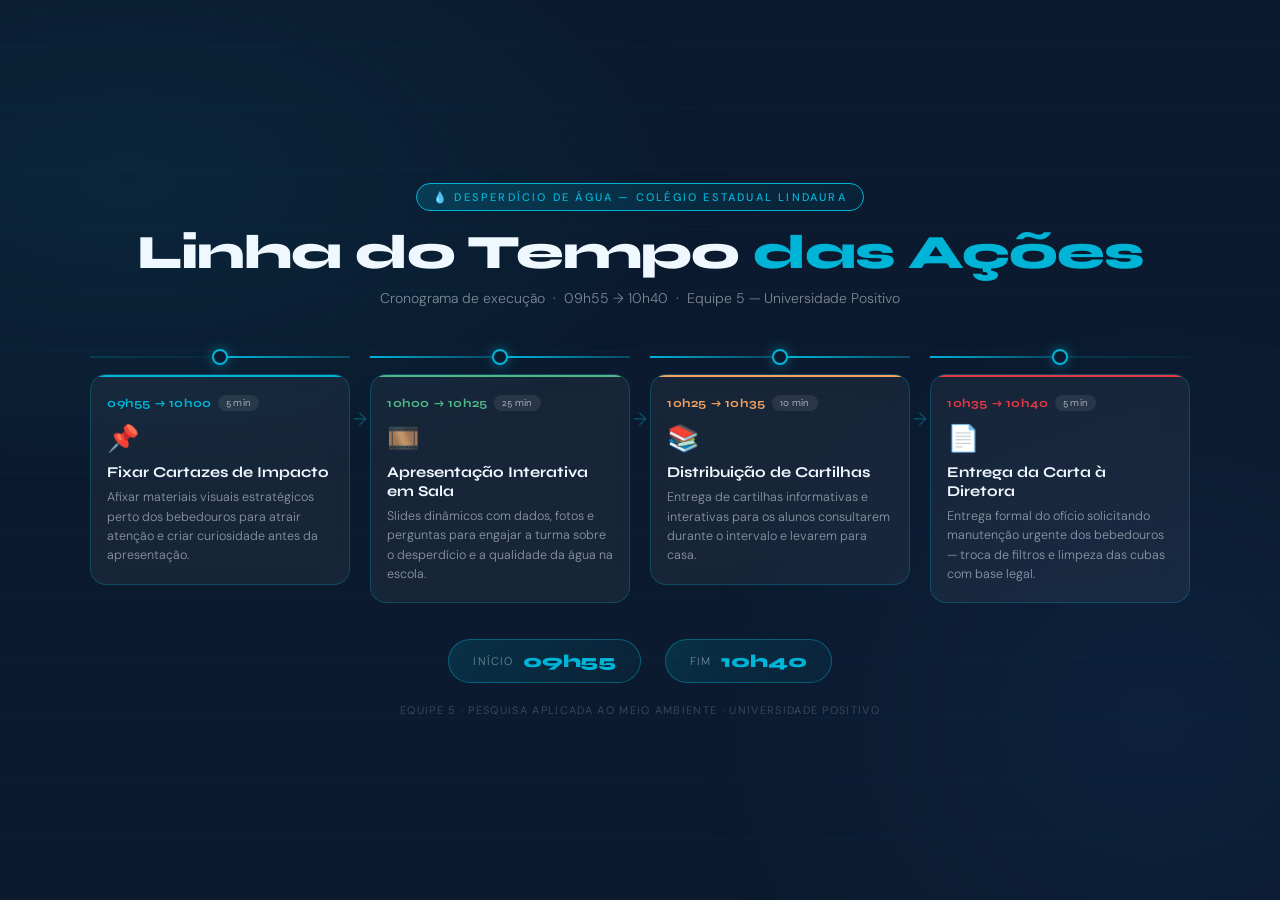
<file: 3_semestre/pesquisa_meio_ambiente_2026/index.html>
<!DOCTYPE html>
<html lang="pt-BR">
<head>
<meta charset="UTF-8">
<meta name="viewport" content="width=device-width, initial-scale=1.0">
<title>Cronograma — Projeto Bebedouros</title>
<link href="https://fonts.googleapis.com/css2?family=Syne:wght@700;800&family=DM+Sans:wght@300;400;500&display=swap" rel="stylesheet">
<style>
  :root {
    --navy: #0b1a2e;
    --blue: #1a4b8c;
    --cyan: #00b4d8;
    --ice: #90e0ef;
    --white: #f0f8ff;
    --amber: #f4a261;
    --green: #52b788;
    --red: #e63946;
    --card-bg: rgba(255,255,255,0.05);
    --card-border: rgba(0,180,216,0.25);
  }

  * { margin: 0; padding: 0; box-sizing: border-box; }

  body {
    background: var(--navy);
    font-family: 'DM Sans', sans-serif;
    min-height: 100vh;
    display: flex;
    align-items: center;
    justify-content: center;
    padding: 32px 24px;
    overflow-x: hidden;
  }

  /* Background texture */
  body::before {
    content: '';
    position: fixed;
    inset: 0;
    background:
      radial-gradient(ellipse 80% 60% at 10% 20%, rgba(0,180,216,0.08) 0%, transparent 60%),
      radial-gradient(ellipse 60% 80% at 90% 80%, rgba(26,75,140,0.15) 0%, transparent 60%),
      repeating-linear-gradient(
        0deg,
        transparent,
        transparent 60px,
        rgba(0,180,216,0.03) 60px,
        rgba(0,180,216,0.03) 61px
      );
    pointer-events: none;
    z-index: 0;
  }

  .slide {
    position: relative;
    z-index: 1;
    width: 100%;
    max-width: 1100px;
  }

  /* Header */
  .header {
    text-align: center;
    margin-bottom: 48px;
    animation: fadeDown 0.6s ease both;
  }

  .header .badge {
    display: inline-block;
    background: linear-gradient(135deg, rgba(0,180,216,0.2), rgba(0,180,216,0.05));
    border: 1px solid var(--cyan);
    color: var(--cyan);
    font-family: 'DM Sans', sans-serif;
    font-size: 11px;
    font-weight: 500;
    letter-spacing: 0.2em;
    text-transform: uppercase;
    padding: 6px 16px;
    border-radius: 100px;
    margin-bottom: 16px;
  }

  .header h1 {
    font-family: 'Syne', sans-serif;
    font-size: clamp(28px, 4vw, 48px);
    font-weight: 800;
    color: var(--white);
    letter-spacing: -0.02em;
    line-height: 1.1;
  }

  .header h1 span {
    color: var(--cyan);
  }

  .header p {
    margin-top: 10px;
    color: rgba(240,248,255,0.5);
    font-size: 14px;
    font-weight: 300;
  }

  /* Timeline wrapper */
  .timeline-wrap {
    display: flex;
    flex-direction: column;
    gap: 0;
  }

  /* Horizontal rail */
  .rail {
    display: flex;
    align-items: stretch;
    gap: 0;
    margin-bottom: 0;
    animation: fadeUp 0.7s 0.2s ease both;
  }

  /* Each step block */
  .step {
    flex: 1;
    display: flex;
    flex-direction: column;
    align-items: center;
    position: relative;
    animation: fadeUp 0.6s ease both;
  }

  .step:nth-child(1) { animation-delay: 0.15s; }
  .step:nth-child(2) { animation-delay: 0.3s; }
  .step:nth-child(3) { animation-delay: 0.45s; }
  .step:nth-child(4) { animation-delay: 0.6s; }

  /* Connector line above */
  .connector {
    display: flex;
    align-items: center;
    width: 100%;
    height: 3px;
    margin-bottom: 0;
    position: relative;
  }

  .connector-line {
    flex: 1;
    height: 2px;
    background: linear-gradient(90deg, var(--cyan), rgba(0,180,216,0.3));
  }

  .connector-line.right {
    background: linear-gradient(90deg, rgba(0,180,216,0.3), var(--cyan));
  }

  .connector-line.fade {
    opacity: 0.2;
  }

  /* Node dot */
  .node {
    width: 16px;
    height: 16px;
    border-radius: 50%;
    border: 2.5px solid var(--cyan);
    background: var(--navy);
    box-shadow: 0 0 12px rgba(0,180,216,0.5);
    flex-shrink: 0;
    position: relative;
    z-index: 2;
    transition: transform 0.3s;
  }

  .step:hover .node {
    transform: scale(1.4);
    box-shadow: 0 0 20px rgba(0,180,216,0.8);
  }

  /* Card */
  .card {
    background: var(--card-bg);
    border: 1px solid var(--card-border);
    border-radius: 16px;
    padding: 20px 16px 18px;
    margin-top: 16px;
    width: 100%;
    backdrop-filter: blur(12px);
    transition: transform 0.3s, border-color 0.3s, box-shadow 0.3s;
    cursor: default;
    position: relative;
    overflow: hidden;
  }

  .card::before {
    content: '';
    position: absolute;
    top: 0; left: 0; right: 0;
    height: 2px;
    border-radius: 16px 16px 0 0;
    background: var(--accent);
  }

  .step:hover .card {
    transform: translateY(-4px);
    box-shadow: 0 16px 40px rgba(0,0,0,0.3);
    border-color: var(--accent);
  }

  .step[data-color="cyan"]   { --accent: var(--cyan); }
  .step[data-color="green"]  { --accent: var(--green); }
  .step[data-color="amber"]  { --accent: var(--amber); }
  .step[data-color="red"]    { --accent: var(--red); }

  /* Time badge on card */
  .time-range {
    font-family: 'Syne', sans-serif;
    font-size: 12px;
    font-weight: 700;
    letter-spacing: 0.05em;
    color: var(--accent);
    margin-bottom: 10px;
    display: flex;
    align-items: center;
    gap: 6px;
  }

  .time-range .duration-pill {
    background: rgba(255,255,255,0.08);
    border-radius: 100px;
    padding: 2px 8px;
    font-size: 10px;
    font-weight: 400;
    color: rgba(240,248,255,0.6);
    letter-spacing: 0.03em;
  }

  .icon {
    font-size: 26px;
    margin-bottom: 8px;
    display: block;
  }

  .card-title {
    font-family: 'Syne', sans-serif;
    font-size: 15px;
    font-weight: 700;
    color: var(--white);
    margin-bottom: 6px;
    line-height: 1.25;
  }

  .card-desc {
    font-size: 12.5px;
    color: rgba(240,248,255,0.55);
    font-weight: 300;
    line-height: 1.55;
  }

  /* Step number */
  .step-number {
    position: absolute;
    top: -32px;
    left: 50%;
    transform: translateX(-50%);
    font-family: 'Syne', sans-serif;
    font-size: 9px;
    font-weight: 700;
    letter-spacing: 0.18em;
    color: rgba(0,180,216,0.5);
    text-transform: uppercase;
    white-space: nowrap;
  }

  /* Separators between steps */
  .arrow-sep {
    display: flex;
    align-items: flex-start;
    padding-top: 52px;
    flex-shrink: 0;
    color: rgba(0,180,216,0.35);
    font-size: 18px;
    width: 20px;
    justify-content: center;
  }

  /* Footer note */
  .footer-note {
    margin-top: 36px;
    display: flex;
    align-items: center;
    justify-content: center;
    gap: 24px;
    animation: fadeUp 0.7s 0.9s ease both;
  }

  .total-badge {
    background: linear-gradient(135deg, rgba(0,180,216,0.15), rgba(0,180,216,0.05));
    border: 1px solid rgba(0,180,216,0.4);
    border-radius: 100px;
    padding: 10px 24px;
    display: flex;
    align-items: center;
    gap: 10px;
  }

  .total-badge .label {
    font-size: 11px;
    color: rgba(240,248,255,0.45);
    font-weight: 300;
    letter-spacing: 0.1em;
    text-transform: uppercase;
  }

  .total-badge .value {
    font-family: 'Syne', sans-serif;
    font-size: 18px;
    font-weight: 800;
    color: var(--cyan);
    letter-spacing: -0.01em;
  }

  .warning-note {
    background: rgba(244,162,97,0.1);
    border: 1px solid rgba(244,162,97,0.35);
    border-radius: 12px;
    padding: 10px 18px;
    display: flex;
    align-items: center;
    gap: 8px;
    font-size: 12px;
    color: rgba(240,248,255,0.6);
  }

  .warning-note .warn-icon {
    font-size: 16px;
  }

  .warning-note strong {
    color: var(--amber);
  }

  /* Team line */
  .team-line {
    text-align: center;
    margin-top: 20px;
    font-size: 11px;
    color: rgba(240,248,255,0.2);
    letter-spacing: 0.12em;
    text-transform: uppercase;
    animation: fadeUp 0.7s 1.1s ease both;
  }

  /* Animations */
  @keyframes fadeDown {
    from { opacity: 0; transform: translateY(-20px); }
    to   { opacity: 1; transform: translateY(0); }
  }

  @keyframes fadeUp {
    from { opacity: 0; transform: translateY(20px); }
    to   { opacity: 1; transform: translateY(0); }
  }

  /* Responsive */
  @media (max-width: 700px) {
    .rail {
      flex-direction: column;
      gap: 20px;
    }
    .arrow-sep { display: none; }
    .connector { flex-direction: column; height: auto; }
    .connector-line { width: 2px; height: 20px; }
  }
</style>
</head>
<body>

<div class="slide">

  <!-- Header -->
  <div class="header">
    <div class="badge">💧 DESPERDÍCIO DE ÁGUA
 — Colégio Estadual Lindaura</div>
    <h1>Linha do Tempo <span>das Ações</span></h1>
    <p>Cronograma de execução &nbsp;·&nbsp; 09h55 → 10h40 &nbsp;·&nbsp; Equipe 5 — Universidade Positivo</p>
  </div>

  <!-- Timeline Rail -->
  <div class="timeline-wrap">
    <div class="rail">

      <!-- AÇÃO 1 -->
      <div class="step" data-color="cyan">
        <div class="connector">
          <div class="connector-line fade"></div>
          <div class="node"></div>
          <div class="connector-line"></div>
        </div>
        <div class="card">
          <div class="time-range">
            09h55 → 10h00
            <span class="duration-pill">5 min</span>
          </div>
          <span class="icon">📌</span>
          <div class="card-title">Fixar Cartazes de Impacto</div>
          <div class="card-desc">Afixar materiais visuais estratégicos perto dos bebedouros para atrair atenção e criar curiosidade antes da apresentação.</div>
        </div>
      </div>

      <div class="arrow-sep">→</div>

      <!-- AÇÃO 2 -->
      <div class="step" data-color="green">
        <div class="connector">
          <div class="connector-line"></div>
          <div class="node"></div>
          <div class="connector-line"></div>
        </div>
        <div class="card">
          <div class="time-range">
            10h00 → 10h25
            <span class="duration-pill">25 min</span>
          </div>
          <span class="icon">🎞️</span>
          <div class="card-title">Apresentação Interativa em Sala</div>
          <div class="card-desc">Slides dinâmicos com dados, fotos e perguntas para engajar a turma sobre o desperdício e a qualidade da água na escola.</div>
        </div>
      </div>

      <div class="arrow-sep">→</div>

      <!-- AÇÃO 3 -->
      <div class="step" data-color="amber">
        <div class="connector">
          <div class="connector-line"></div>
          <div class="node"></div>
          <div class="connector-line"></div>
        </div>
        <div class="card">
          <div class="time-range">
            10h25 → 10h35
            <span class="duration-pill">10 min</span>
          </div>
          <span class="icon">📚</span>
          <div class="card-title">Distribuição de Cartilhas</div>
          <div class="card-desc">Entrega de cartilhas informativas e interativas para os alunos consultarem durante o intervalo e levarem para casa.</div>
        </div>
      </div>

      <div class="arrow-sep">→</div>

      <!-- AÇÃO 4 -->
      <div class="step" data-color="red">
        <div class="connector">
          <div class="connector-line"></div>
          <div class="node"></div>
          <div class="connector-line fade"></div>
        </div>
        <div class="card">
          <div class="time-range">
            10h35 → 10h40
            <span class="duration-pill">5 min</span>
          </div>
          <span class="icon">📄</span>
          <div class="card-title">Entrega da Carta à Diretora</div>
          <div class="card-desc">Entrega formal do ofício solicitando manutenção urgente dos bebedouros — troca de filtros e limpeza das cubas com base legal.</div>
        </div>
      </div>

    </div>
  </div>

  <!-- Footer -->
  <div class="footer-note">
    <div class="total-badge">
      <span class="label">Início</span>
      <span class="value">09h55</span>
    </div>



    <div class="total-badge">
      <span class="label">Fim</span>
      <span class="value">10h40</span>
    </div>
  </div>

  <div class="team-line">Equipe 5 · Pesquisa Aplicada ao Meio Ambiente · Universidade Positivo</div>

</div>

</body>
</html>
</file>
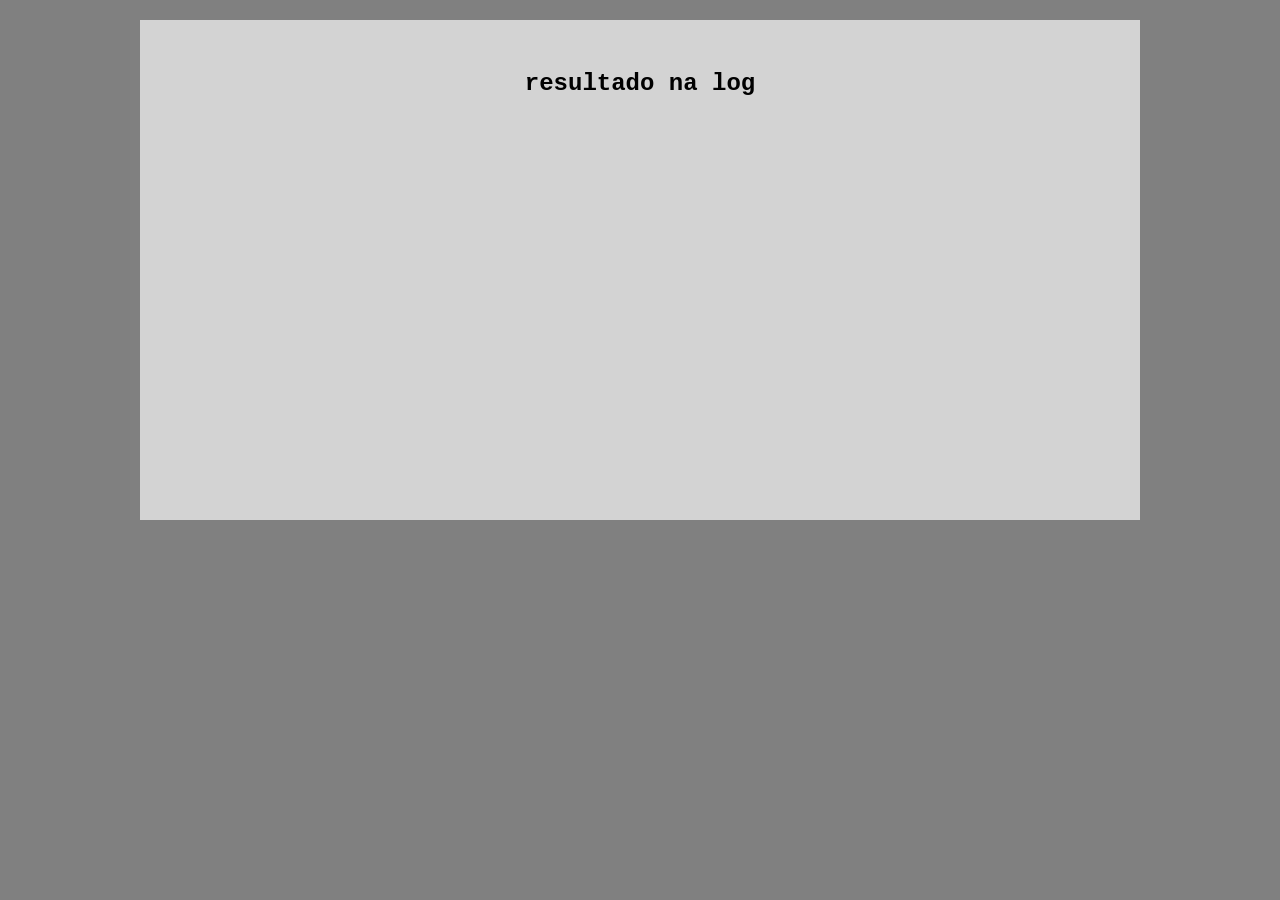
<file: 2_semestre/desenvolvimento_web_2025/10 - Outubro/01.10.25/index.html>
<!DOCTYPE html>
<html lang="pt-br">
<head>
    <meta charset="UTF-8">
    <meta name="viewport" content="width=device-width, initial-scale=1.0">
    <title>Redirecionando</title>
</head>
<body>
    <script>
        window.location.href = "html/weight.html";
    </script>
</body>
</html>
</file>
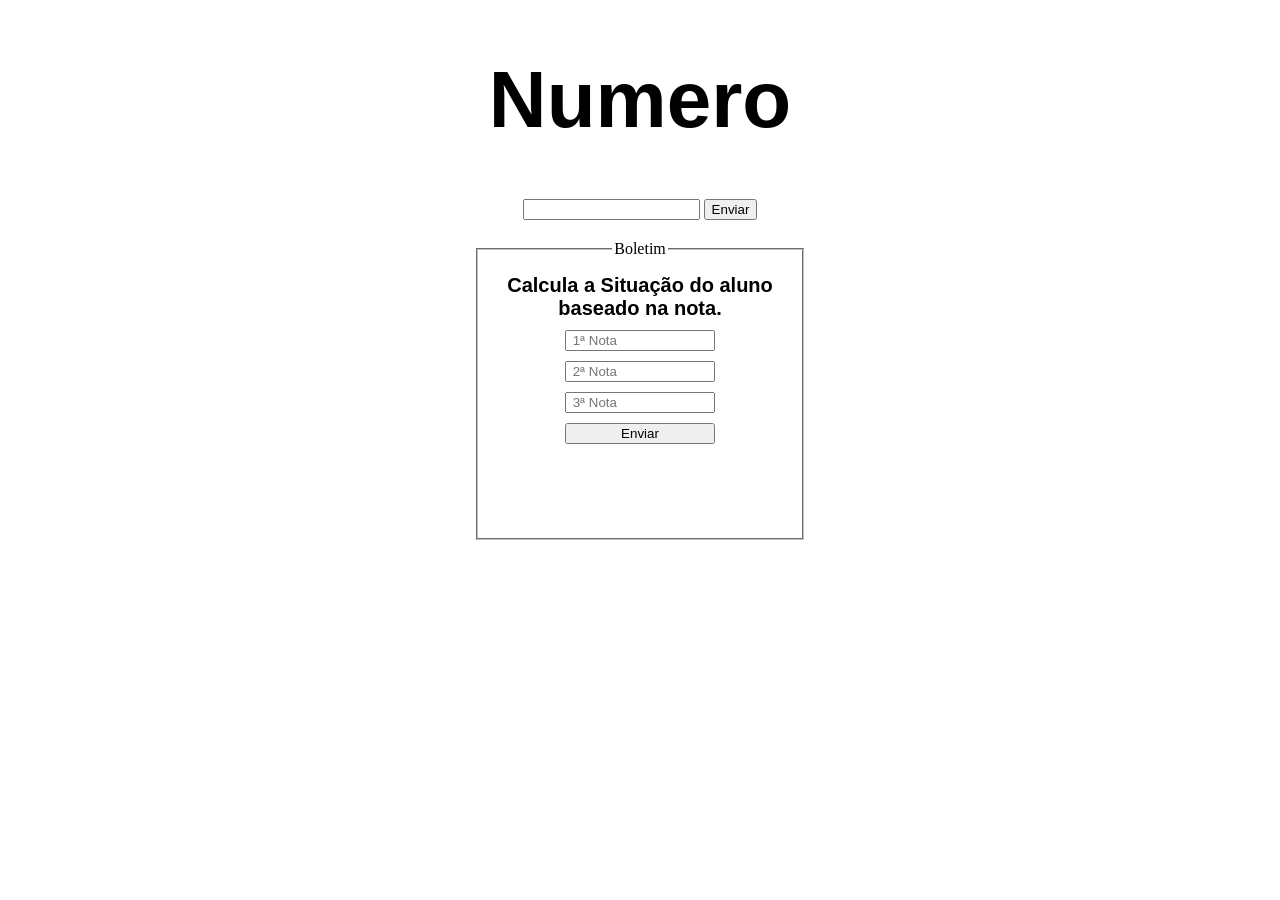
<file: 2_semestre/desenvolvimento_web_2025/10 - Outubro/22.10.25/index.html>
<!DOCTYPE html>
<html lang="en">
<head>
    <meta charset="UTF-8">
    <meta name="viewport" content="width=device-width, initial-scale=1.0">
    <link rel="stylesheet" href="css/style.css">
    <title>Numero</title>
</head>
<body>
    <div id= "container">
        <div class="tittle"> <h1>Numero</h1></div>
        <div class="input-text">
                <input type="number" id="number-input" name="number-input" required>
                <input onclick="digitNumber()" type="submit" value="Enviar">

            <p id="antecessor"></p>
            <p id="digitado"> </p>
            <p id="sucessor"></p>
        </div>

        <div class="notas">
            <fieldset id="situacao">
                <legend>Boletim</legend>
                <div class="tittle-fieldset">
                    <h1>Calcula a Situação do aluno baseado na nota.</h1>
                </div>
                <div class="input-nota">
                <input type="number" id="nota1" name="nota1" placeholder=" 1ª Nota">
                <input type="number" id="nota2" name="nota2" placeholder=" 2ª Nota">
                <input type="number" id="nota3" name="nota3" placeholder=" 3ª Nota">
                <button onclick="mediaNotas()">Enviar</button>
                <p id="media"></p>
                <p id="status"></p>
                </div>     
            </fieldset>

        </div>

    </div>




    <script src="js/script.js"></script>
</body>
</html>
</file>
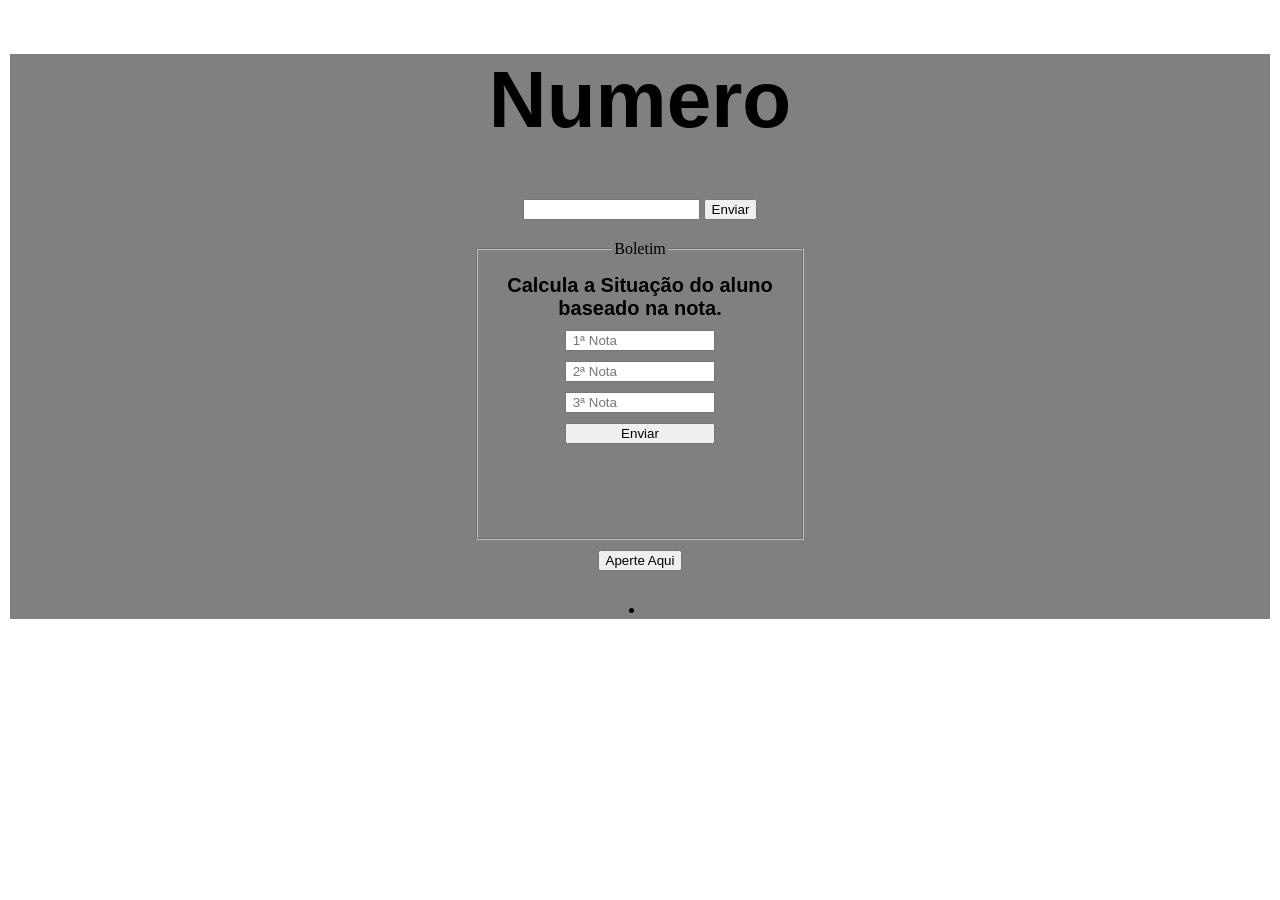
<file: 2_semestre/desenvolvimento_web_2025/10 - Outubro/29.10.25/index.html>
<!DOCTYPE html>
<html lang="en">
<head>
    <meta charset="UTF-8">
    <meta name="viewport" content="width=device-width, initial-scale=1.0">
    <link rel="stylesheet" href="css/style.css">
    <title>Numero</title>
</head>
<body>
    <div id= "container">
        <div class="tittle"> <h1>Numero</h1></div>
        <div class="input-text">
                <input type="number" id="number-input" name="number-input" required>
                <input onclick="digitNumber()" type="submit" value="Enviar">

            <p id="antecessor"></p>
            <p id="digitado"> </p>
            <p id="sucessor"></p>
        </div>

        <div class="notas">
            <fieldset id="situacao">
                <legend>Boletim</legend>
                <div class="tittle-fieldset">
                    <h1>Calcula a Situação do aluno baseado na nota.</h1>
                </div>
                <div class="input-nota">
                <input type="number" id="nota1" name="nota1" placeholder=" 1ª Nota">
                <input type="number" id="nota2" name="nota2" placeholder=" 2ª Nota">
                <input type="number" id="nota3" name="nota3" placeholder=" 3ª Nota">
                <button onclick="mediaNotas()">Enviar</button>
                <p id="media"></p>
                <p id="status"></p>
                </div>     
            </fieldset>
        </div>

        <div id="estoque">
            <button onclick="calcularEstoque()" class="btnEstoque">Aperte Aqui</button>
            <li id="listaAuto"></li>
        </div>
        

    </div>




    <script src="js/script.js"></script>
</body>
</html>
</file>
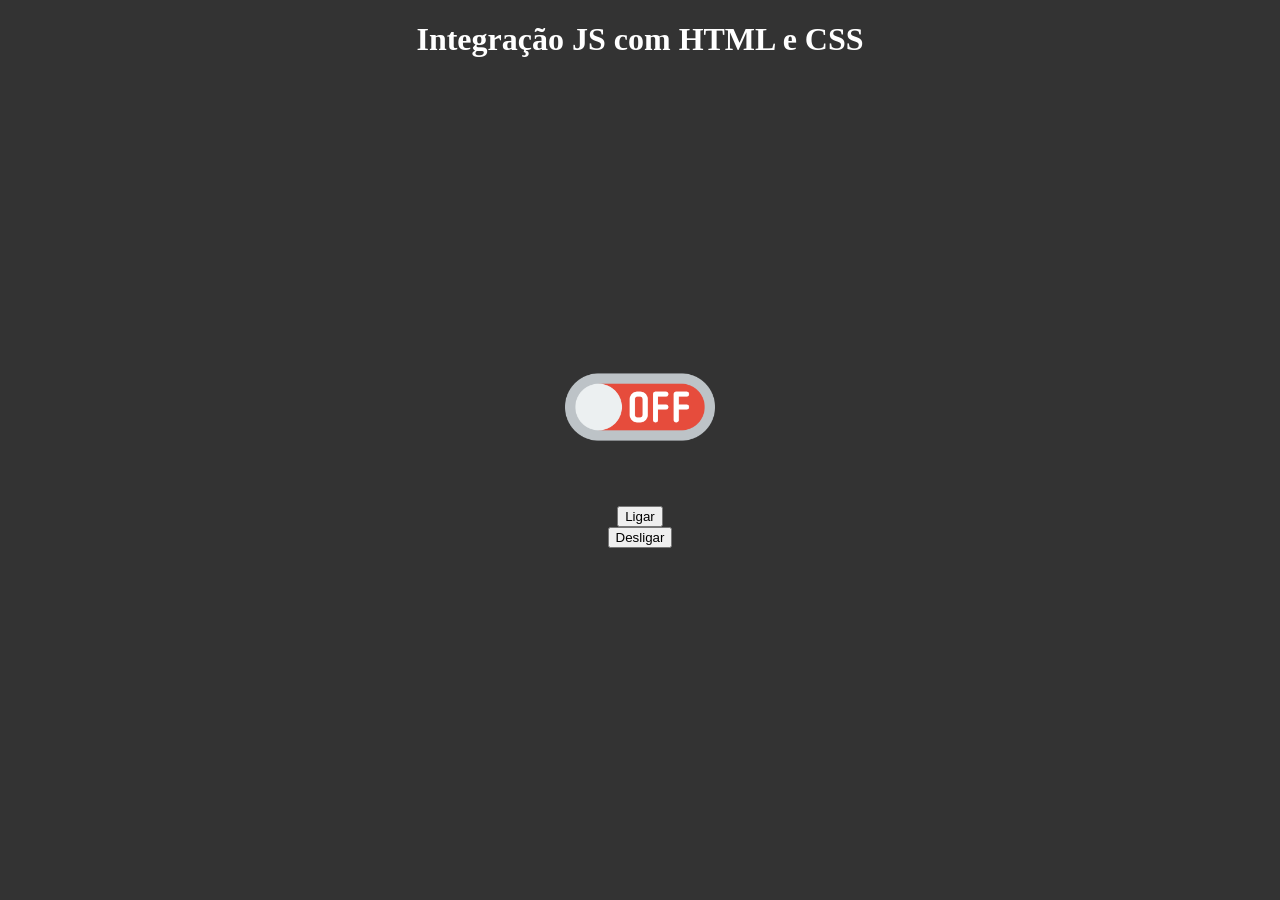
<file: 2_semestre/desenvolvimento_web_2025/11 - Novembro/05.11.25/index.html>
<!DOCTYPE html>
<html lang="PR-Br">
<head>
    <meta charset="UTF-8">
    <meta name="viewport" content="width=device-width, initial-scale=1.0">
    <title>Document</title>
    <link rel="stylesheet" href="css/style.css">
</head>
<body>
    <h1>Integração JS com HTML e CSS</h1>

<div class="container">
    <div class="lamp">
        <img id="switch" src="img/off.png" alt="">
        </div>

    <button id="turn-on">Ligar</button>
    <button id="turn-off">Desligar</button>
    </div>
    <script src="js/script.js"></script>
</body>
</html>
</file>
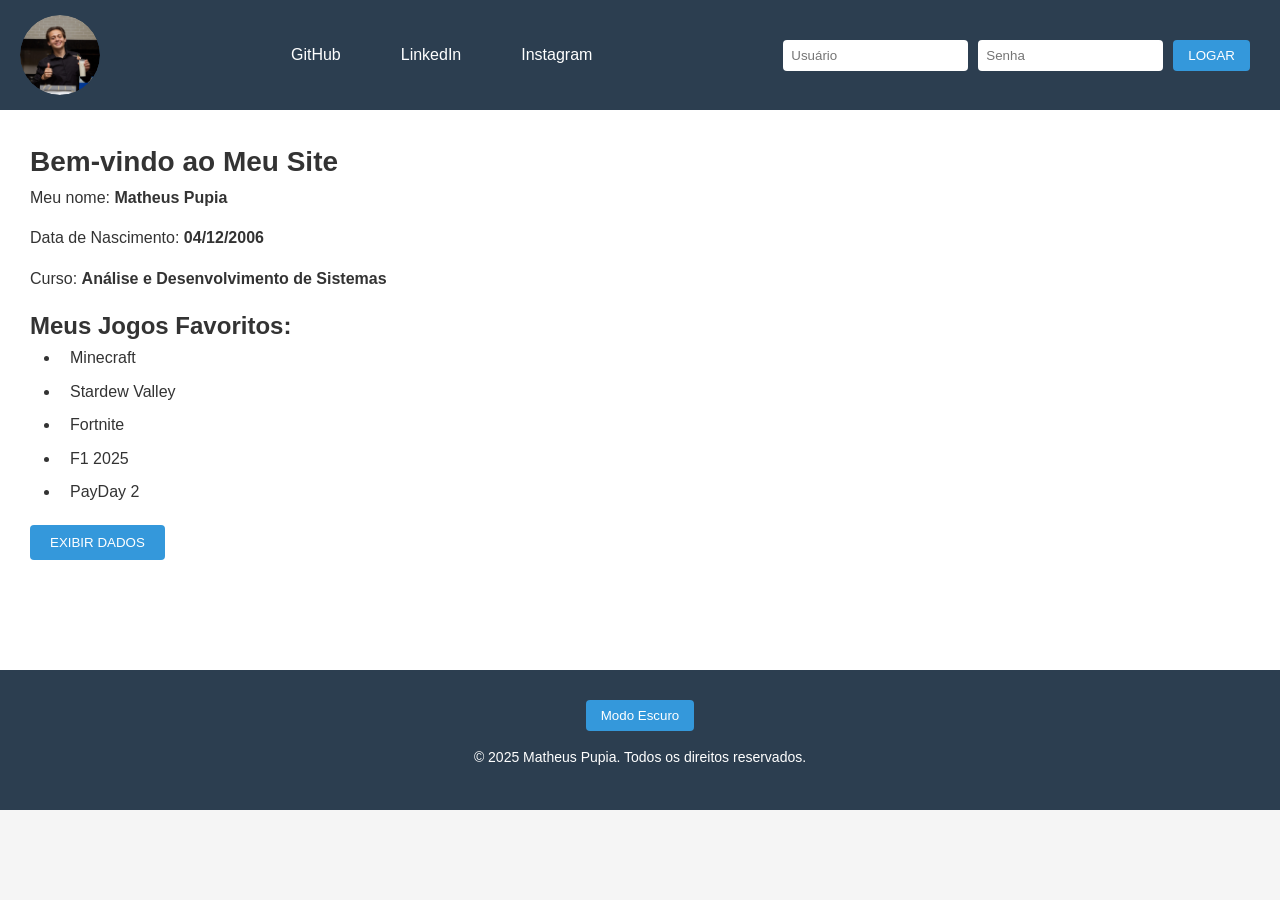
<file: 2_semestre/desenvolvimento_web_2025/11 - Novembro/prova a2.2/index.html>
<!DOCTYPE html>
<html lang="pt-br">

<head>
    <meta charset="UTF-8">
    <meta name="viewport" content="width=device-width, initial-scale=1.0">
    <title>Meu Site</title>
    <link rel="icon" href="img/icon.png" type="image/x-icon">
    <link rel="stylesheet" href="css/style.css">
</head>

<body class="modo-claro">
    <header>
        <div class="logo">
            <img src="img/IMG-0075-2.jpg" alt="Minha Foto" />
        </div>
        <nav class="menu">
            <a href="https://github.com/psuehtam" target="blank">GitHub</a>
            <a href="https://br.linkedin.com/in/matheus-pupia-83623a284" target="blank">LinkedIn</a>
            <a href="https://www.instagram.com/pupiamatheus" target="blank">Instagram</a>
        </nav>
        <div class="login-form">
            <input type="text" id="username" placeholder="Usuário">
            <input type="password" id="password" placeholder="Senha">
            <button id="login-botao">LOGAR</button>
            <div class="login-message" id="login-message"></div>
        </div>
    </header>
    <main>
        <section>
            <h1>Bem-vindo ao Meu Site</h1>
            <p>Meu nome: <strong>Matheus Pupia</strong></p>
            <p>Data de Nascimento: <strong>04/12/2006</strong></p>
            <p>Curso: <strong>Análise e Desenvolvimento de Sistemas</strong></p>
            <h2>Meus Jogos Favoritos:</h2>
            <ul id="game-list">
                <li>Minecraft</li>
                <li>Stardew Valley</li>
                <li>Fortnite</li>
                <li>F1 2025</li>
                <li>PayDay 2</li>
            </ul>

            <div class="content-buttons">
                <button id="add-items-btn">EXIBIR DADOS</button>
            </div>
        </section>
    </main>

    <footer>

        <div class="footer-buttons">
            <button id="color-mode">Modo Escuro</button>
        </div>
        <div class="copyright">
            <p>&copy; 2025 Matheus Pupia. Todos os direitos reservados.</p>
        </div>

    </footer>

    <script src="js/script.js"></script>
</body>

</html>
</file>
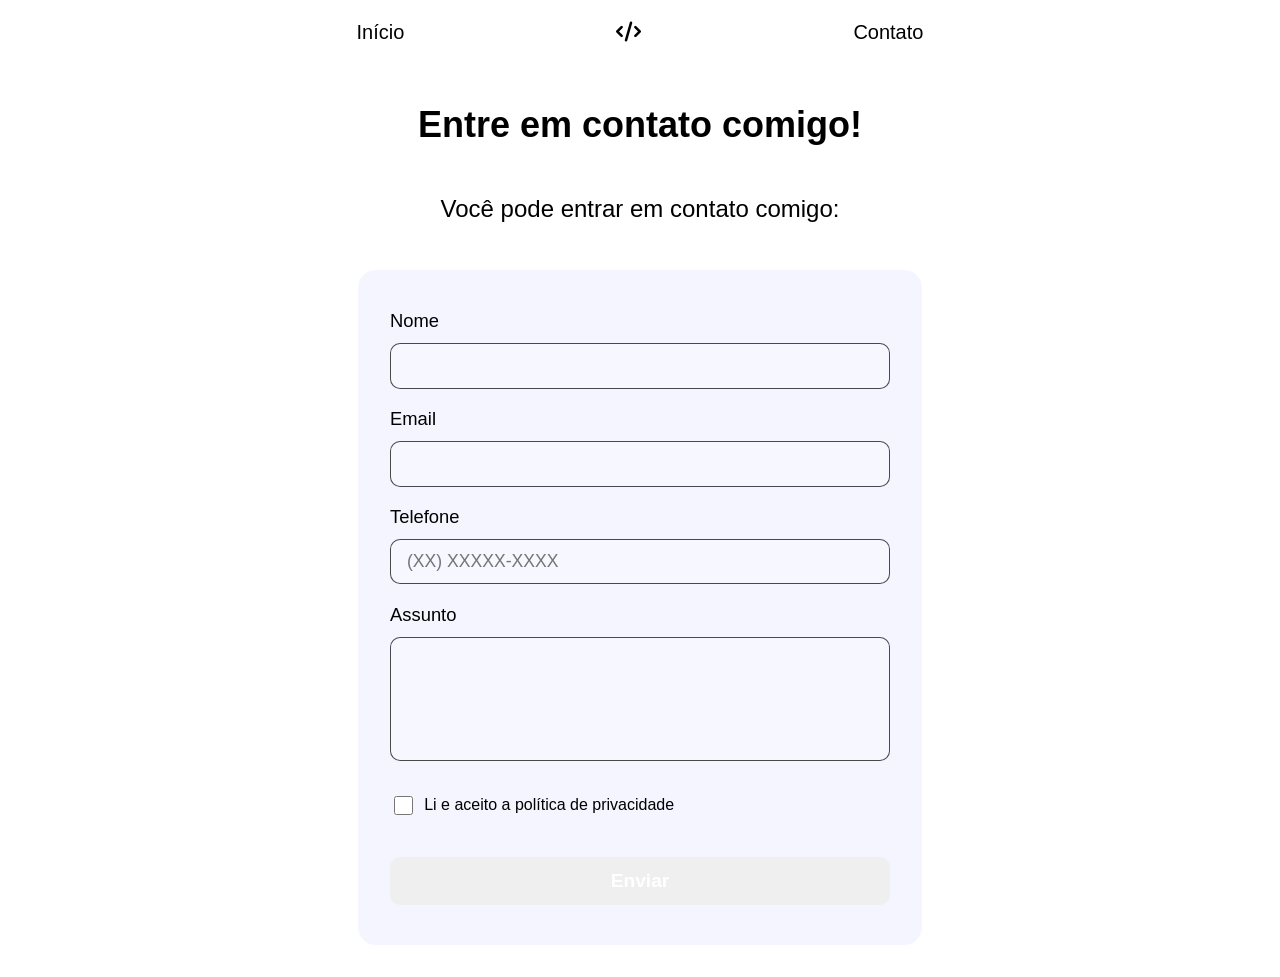
<file: 2_semestre/desenvolvimento_web_2025/Matheus Pupia/doc/contact.html>
<!DOCTYPE html>
<html lang="pt-BR">

<head>
    <meta charset="UTF-8">
    <meta name="viewport" content="width=device-width, initial-scale=1.0">
    <title>Contato | Matheus</title>
    <link rel="icon" href="../img/code-solid-full.svg" type="image/svg+xml">
    <link rel="stylesheet" href="../css/style.css" />
    <link rel="stylesheet" href="https://cdnjs.cloudflare.com/ajax/libs/font-awesome/6.4.0/css/all.min.css">
</head>

<body>
    <header>
        <nav>
            <a class="iten_nav" href="#">Início</a>
            <a class="logo_nav" href="about_me.html"><i class="fa-solid fa-code"></i></a>
            <a class="iten_nav" href="contact.html">Contato</a>
        </nav>
    </header>
    <section class="container1">
        <div class="contact_text">
            <h1>Entre em contato comigo!</h1>
            <h2>Você pode entrar em contato comigo:</h2>
        </div>
    </section>

    <section class="container2">
        <form id="formulario" action="./contato_processado.html">
            <fieldset>
                <label>Nome</label>
                <input type="text" name="nome" required />
            </fieldset>
            <fieldset>
                <label>Email</label>
                <input type="email" name="email" required />
            </fieldset>
            <fieldset>
                <label>Telefone</label>
                <input type="tel" id="telefone" name="telefone" placeholder="(XX) XXXXX-XXXX" required />
            </fieldset>
            <fieldset>
                <label>Assunto</label>
                <textarea type="text" name="Assunto" rows="5" required></textarea>
            </fieldset>
            <fieldset>
                <div class="text-right">
                    <input type="checkbox" value="1" class="aceite" name="aceite" required />
                    <p>Li e aceito a política de privacidade &nbsp;</p>
                </div>
            </fieldset>
            <fieldset>
                <button>
                    <p>Enviar</p>
                </button>
            </fieldset>
        </form>
    </section>
</body>

</html>
</file>
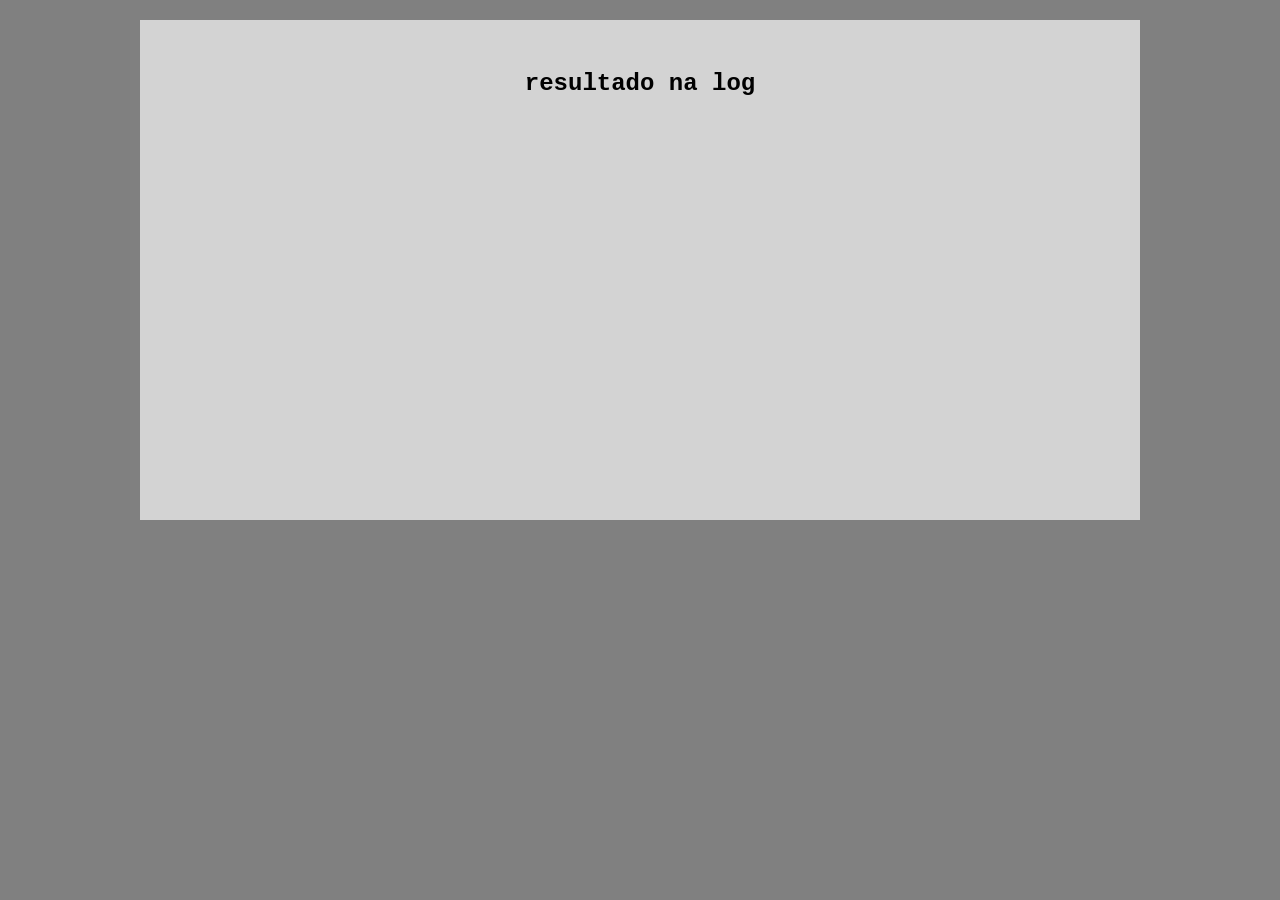
<file: 2_semestre/desenvolvimento_web_2025/10 - Outubro/01.10.25/html/weight.html>
<!DOCTYPE html>
<html lang="pt-br">
<head>
    <meta charset="UTF-8">
    <meta name="viewport" content="width=device-width, initial-scale=1.0">
    <title>Document</title>
    <link rel="stylesheet" href="../css/style.css">
</head>
<body>
    <section class="container">
        <div class="result">
            <h1>resultado na log</h1>
        </div>
    </section>


    <script src="../js/script.js"></script>
</body>
</html>
</file>
<file: 2_semestre/desenvolvimento_web_2025/10 - Outubro/22.10.25/css/style.css>
body{
    margin:10px;
}

.container{
    background-color: grey;
}

.tittle{
    color: black;
    font-family: 'Segoe UI', Tahoma, Geneva, Verdana, sans-serif;
    text-align: center;
    font-size: 40px;
}

.input-text{
    text-align: center;
}

#situacao {
    margin: auto;
    align-items: center;
    max-width: 300px;
    margin-top: 20px;
    text-align: center;

}

.tittle-fieldset h1{
    font-family: 'Segoe UI', Tahoma, Geneva, Verdana, sans-serif;
    font-size: 20px;
    margin: 10px 0;
}

.input-nota{
    display: flex;
    flex-direction: column;
    max-width: 150px;
    margin: auto;
    gap: 10px;
}
</file>
<file: 2_semestre/desenvolvimento_web_2025/10 - Outubro/29.10.25/css/style.css>
body{
    margin:10px;
}

#container{
    background-color: grey;
    margin: auto;
}

.tittle{
    color: black;
    font-family: 'Segoe UI', Tahoma, Geneva, Verdana, sans-serif;
    text-align: center;
    font-size: 40px;
}

.input-text{
    text-align: center;
}

#situacao {
    margin: auto;
    align-items: center;
    max-width: 300px;
    margin-top: 20px;
    text-align: center;

}

.tittle-fieldset h1{
    font-family: 'Segoe UI', Tahoma, Geneva, Verdana, sans-serif;
    font-size: 20px;
    margin: 10px 0;
}

.input-nota{
    display: flex;
    flex-direction: column;
    max-width: 150px;
    margin: auto;
    gap: 10px;
}
#estoque{
    display: flex;
    flex-direction: column;
}

.btnEstoque{
    display: flex;
    flex-direction: column;
    margin: 10px auto;
    max-width: 150px;
}

#listaAuto{
    margin-top: 20px;
    text-align: center;
}
</file>
<file: 2_semestre/desenvolvimento_web_2025/11 - Novembro/05.11.25/css/style.css>
body{
    background-color: #333;
}

h1{
    color: #fff;
    text-align: center;
}

p{
    color: #ddd;
    font-size: 18px;
    text-align: justify;
    margin: 0 20px;
}

.container{
    display: flex;
    flex-direction: column;
    justify-content: center;
    align-items: center;
    height: 80vh;
}

img{
    width: 150px;
    height: auto;
    margin-bottom: 20px;
}
</file>
<file: 2_semestre/desenvolvimento_web_2025/11 - Novembro/prova a2.2/css/style.css>
* {
    margin: 0;
    padding: 0;
}

body {
    font-family: 'Segoe UI', Tahoma, Geneva, Verdana, sans-serif;
    line-height: 1.6;
    background-color: #f5f5f5;
    color: #333;
}

.container {
    width: 1200px;
    margin: 0 auto;
}

header {
    background-color: #2c3e50;
    color: white;
    padding: 15px 0;
    display: flex;
    align-items: center;
    justify-content: space-between;
    height: 80px;
}

.logo {
    width: 80px;
    height: 80px;
    border-radius: 50%;
    background-color:transparent;
    display: flex;
    align-items: center;
    justify-content: center;
    margin-left: 20px;
    font-weight: bold;
    font-size: 14px;
    text-align: center;
    color: white;
}

.logo {
    overflow: hidden;
}

.logo img {
    width: 100%;
    height: 100%;
    object-fit: cover;
    display: block;
    border-radius: 50%;
}

.menu {
    display: flex;
    gap: 30px;
}

.menu a {
    color: white;
    text-decoration: none;
    padding: 8px 15px;
    border-radius: 4px;
    transition: background-color 0.3s;
}

.menu a:hover {
    background-color: #3498db;
}

.login-form {
    display: flex;
    align-items: center;
    gap: 10px;
    margin-right: 20px;
}

.login-form input {
    padding: 8px;
    border: none;
    border-radius: 4px;
}

.login-form button {
    padding: 8px 15px;
    background-color: #3498db;
    color: white;
    border: none;
    border-radius: 4px;
    cursor: pointer;
}

.login-form button:hover {
    background-color: #2980b9;
}

.login-message {
    margin-top: 10px;
    font-size: 14px;
    text-align: center;
}

main {
    background-color: white;
    padding: 30px;
    min-height: 500px;
}

section {
    margin-bottom: 30px;
}

h1 {
    color: #333;
    font-size: 28px;
}

p {
    margin-bottom: 15px;
    text-align: justify;
}

ul {
    margin-left: 30px;
    margin-bottom: 20px;
}

li {
    margin-bottom: 8px;
    padding-left: 10px;
}

.content-buttons {
    display: flex;
    gap: 15px;
    margin-top: 20px;
}

.content-buttons button {
    padding: 10px 20px;
    background-color: #3498db;
    color: white;
    border: none;
    border-radius: 4px;
    cursor: pointer;
}

.content-buttons button:hover {
    background-color: #2980b9;
}

footer {
    background-color: #2c3e50;
    color: white;
    padding: 20px 0;
    text-align: center;
    height: 100px;
}

.footer-buttons {
    margin-top: 10px;
}

.footer-buttons button {
    padding: 8px 15px;
    background-color: #3498db;
    color: white;
    border: none;
    border-radius: 4px;
    cursor: pointer;
}

.footer-buttons button:hover {
    background-color: #2980b9;
}

.copyright {
    margin-top: 15px;
    display: flex;
    justify-content: center;
    font-size: 14px;
    text-align: center;
}

body.modo-claro {
    background-color: #f5f5f5;
    color: #333;
}

body.modo-claro header {
    background-color: #2c3e50;
}

body.modo-claro main {
    background-color: white;
}

body.modo-claro footer {
    background-color: #2c3e50;
}

body.modo-escuro {
    background-color: #1a1a1a;
    color: #f0f0f0;
}

body.modo-escuro header {
    background-color: #121212;
}

body.modo-escuro main {
    background-color: #2d2d2d;
}

body.modo-escuro footer {
    background-color: #121212;
}

body.modo-escuro h1 {
    color: #f0f0f0;
    border-bottom-color: #3498db;
}

body.modo-escuro .menu a:hover {
    background-color: #3498db;
}

body.modo-escuro .login-form input {
    background-color: #3d3d3d;
    color: #f0f0f0;
}
</file>
<file: 2_semestre/desenvolvimento_web_2025/Matheus Pupia/css/style.css>
@import url('https://fonts.cdnfonts.com/css/eurostile');

/*LAYOUT PAGINA*/

html {
    scroll-behavior: smooth;
    font-size: 16px;
}

body {
    background-color: white;
    margin: 0;
    font-family: 'Eurostile', sans-serif;
    overflow-y: auto;
    /* ou auto */
}

body::-webkit-scrollbar {
    width: 0px;
    background: transparent;
    /* opcional */
}

/*MENU*/
nav {
    position: fixed;
    height: 4rem;
    width: 100%;
    display: flex;
    align-items: center;
    justify-content: center;
    gap: 12rem;
    background: white;
    top: 0;
    z-index: 100
}

nav a {
    position: relative;
    font-size: 1.25rem;
    /* Destacado, mas não exagerado */
    color: black;
    text-decoration: none;
    padding: 10px;
    background: none;
    transition: color 0.4s;
}

/* Logo central do menu */
.logo_nav {
    flex: 0 1 auto;
    transition: all 0.7s;
}

/* Efeito de aumentar a logo ao passar o mouse */
.logo_nav:hover {
    transform: scale(2);
}

/* Links do menu (Início, Contato) */
.iten_nav {
    flex: 0 1 auto;
}

/* Linha animada embaixo dos links ao passar o mouse */
.iten_nav:after {
    content: "";
    font-size: 1rem;
    position: absolute;
    left: 0;
    bottom: 0.2rem;
    width: 0;
    height: 2px;
    background: rgb(110, 7, 243);
    transition: width 0.7s;
    margin: 0 2rem 0 0;
}

.iten_nav:hover::after {
    width: 100%;
    margin: 0 2rem 0 0;
}

/*CONTEÚDO PRINCIPAL*/

.container1 {
    padding-top: 4rem;
    width: 100%;
}

.container1 h1 {
    text-align: center;
    padding: 0.625rem;
    font-size: 2.25rem;
    margin-bottom: 1.5rem;
    font-weight: 700;
}

.container1 h2 {
    margin: auto;
    padding: 0.625rem;
    text-align: center;
    font-size: 1.5rem;
    /* Subtítulo */
    font-weight: 400;
    line-height: 1.6;
}

/*SOBRE MIM*/
/* Imagem de perfil */
.about-me-img {
    display: flex;
    border-radius: 50%;
    height: 15rem;
    width: 15rem;
    object-fit: cover;
    margin: auto;
    padding: 0.3125rem;
}

/* Container da seção sobre mim */
.container2 {
    width: 100%;
    display: inline-block;
    align-items: center;
    margin-bottom: auto;
}

/* Textos da seção sobre mim */
.about-me-texts {
    display: flex;
    flex-direction: column;
    align-items: center;
    font-size: 1.25rem;
    line-height: 1.7;
}

.about-me-texts h1 {
    text-align: center;
    max-width: 800px;
    padding: 0.625rem;
    font-size: 2.25rem;
    font-weight: 600;
}

.about-me-texts h2 {
    text-align: center;
    max-width: 800px;
    padding: 0.625rem;
    margin: 0.5rem 0;
    font-size: 1.5rem;
    font-weight: 400;
}

/*HOBBIES */
.container3 {
    background: linear-gradient(to bottom,
            #6e07f3 0%,
            #4a029c 40%,
            #1e033b 80%,
            #0a0118 95%,
            #000000 100%);
    position: relative;
    overflow: hidden;
    padding-top: 0;
}

.wave-container svg {
    display: block;
    width: 100%;
    height: auto;
}

.hobbies_text {
    display: flex;
    justify-content: center;
}

.hobbies_text h1 {
    margin: 0;
    padding: 2rem;
    font-size: 2.5rem;
    color: white;
    text-transform: uppercase;
    letter-spacing: 7px;
    text-shadow: 0 0 15px rgba(110, 7, 243, 0.7);
    transition: all 0.7s;
    letter-spacing: 5px;
    cursor: pointer;
}

.hobbies_text h1:hover {
    margin: 0;
    padding: 2rem;
    text-align: center;
    font-size: 2.5rem;
    color: white;
    transition: all 0.7s;
    letter-spacing: 20px;
    text-shadow: 0 0 15px rgba(110, 7, 243, 0.7);
}

.hobbies-container {
    display: flex;
    gap: 50px;
    justify-content: center;
    padding: 1.5rem 0;
    width: auto;
    max-width: auto;
    margin: 0 auto;
    flex-wrap: wrap;
    position: relative;
    z-index: 2;
}

.hobbie-card {
    background: linear-gradient(145deg, rgba(26, 26, 26, 0.9) 0%, rgba(36, 36, 36, 0.9) 100%);
    backdrop-filter: blur(10px);
    height: 280px;
    width: 240px;
    border-radius: 20px;
    transition: all 0.4s;
    display: flex;
    flex-direction: column;
    align-items: center;
    justify-content: center;
    position: relative;
    cursor: pointer;
    box-shadow: 0 10px 30px rgba(0, 0, 0, 0.5),
        inset 0 0 0 1px rgba(255, 255, 255, 0.05);
    overflow: hidden;
    padding: 20px;
    border: 1px solid rgba(110, 7, 243, 0.3);
}

.hobbie-icon {
    font-size: 3.5rem;
    margin-bottom: 20px;
    color: #6e07f3;
    transition: all 0.4s;
}

.hobbie-card p {
    font-size: 1.25rem;
    font-weight: 700;
    color: #ffffff;
    margin: 0;
    z-index: 2;
    text-align: center;
    letter-spacing: 1px;
    transition: all 0.4s;
}

.hobbie-detail {
    opacity: 0;
    position: absolute;
    bottom: 20px;
    font-size: 1.125rem;
    font-weight: 500;
    color: #d5c6ff;
    transition: all 0.4s;
    transform: translateY(20px);
    text-align: center;
    width: 80%;
    z-index: 2;
}

/* Efeitos hover */
.hobbie-card:hover {
    transform: translateY(-12px) scale(1.03);
    box-shadow: 0 15px 35px rgba(110, 7, 243, 0.25),
        0 5px 15px rgba(0, 0, 0, 0.5),
        inset 0 0 0 1px rgba(110, 7, 243, 0.2);
}

.hobbie-card:hover .hobbie-icon {
    transform: scale(1.4) translateY(-10px);
    color: #9f5fff;
}

.hobbie-card:hover p {
    color: #a97fff;
    font-size: 1.25rem;
    transform: translateY(-10px);
}

.hobbie-card:hover .hobbie-detail {
    opacity: 1;
    transform: translateY(0);
}

/* Efeito de brilho na borda */
.hobbie-card::after {
    content: "";
    position: absolute;
    inset: 0;
    border-radius: 20px;
    padding: 2px;
    background: linear-gradient(135deg, rgba(110, 7, 243, 0.7), transparent, #9f5fff);
    -webkit-mask:
        linear-gradient(#fff 0 0) content-box,
        linear-gradient(#fff 0 0);
    mask:
        linear-gradient(#fff 0 0) content-box,
        linear-gradient(#fff 0 0);
    -webkit-mask-composite: xor;
    mask-composite: exclude;
    opacity: 0;
    transition: opacity 0.4s ease;
}

.hobbie-card:hover::after {
    opacity: 1;
}


/*CONTATO*/

.container2 form {
    background: rgba(245, 245, 255, 0.95);
    border-radius: 18px;
    padding: 2.5rem 2rem;
    max-width: 500px;
    margin: 2rem auto;
    display: flex;
    flex-direction: column;
    gap: 1.2rem;
}

.container2 form fieldset {
    border: none;
    padding: 0;
    margin: 0;
    display: flex;
    flex-direction: column;
    gap: 0.5rem;
}

.container2 form label {
    font-size: 1.15rem;
    font-weight: 500;
    margin-bottom: 0.2rem;
}

.container2 form input[type="text"],
.container2 form input[type="email"],
.container2 form input[type="tel"],
.container2 form textarea {
    font-size: 1.1rem;
    padding: 0.7rem 1rem;
    border-radius: 10px;
    border: 1px solid rgba(0, 0, 0, 0.7);
    background: #f7f7ff;
    outline: none;
    transition: border 0.3s;
    
}


.container2 form textarea {
    resize: vertical;
    min-height: 80px;
    max-height: 200px;
    resize: none;
}

.container2 form .text-right {
    display: flex;
    align-items: center;
    gap: 0.5rem;
}

.container2 form .aceite {
    accent-color: #6e07f3;
    width: 1.2rem;
    height: 1.2rem;
}

.container2 form button {
    background: linear-gradient(90deg, #6e07f3);
    color: #fff;
    border: none;
    border-radius: 10px;
    padding: 0.8rem 0;
    font-size: 1.2rem;
    font-weight: 600;
    transition: all 0.7s;
    width: 100%;
    margin-top: 0.5rem;
    display: flex;
    justify-content: center;
    align-items: center;
}

.container2 form button:hover {
    background: linear-gradient(90deg, #4a029c);
    transform: translateY(-2px) scale(1.03);
}

.container2 form button p {
    margin: 0;
    font-size: 1.2rem;
    font-weight: 600;
}
</file>
<file: 2_semestre/desenvolvimento_web_2025/10 - Outubro/01.10.25/css/style.css>
body{
    margin: 0;
    padding: 0;
    background-color: gray;
}

.container{
    margin: auto;

    width: 1000px;
    height: 500px;
    background-color: lightgrey;
}

.result h1{
    font-family: 'Courier New', Courier, monospace;
    color: black;
    text-align: center;
    padding-top: 50px;
}
</file>
